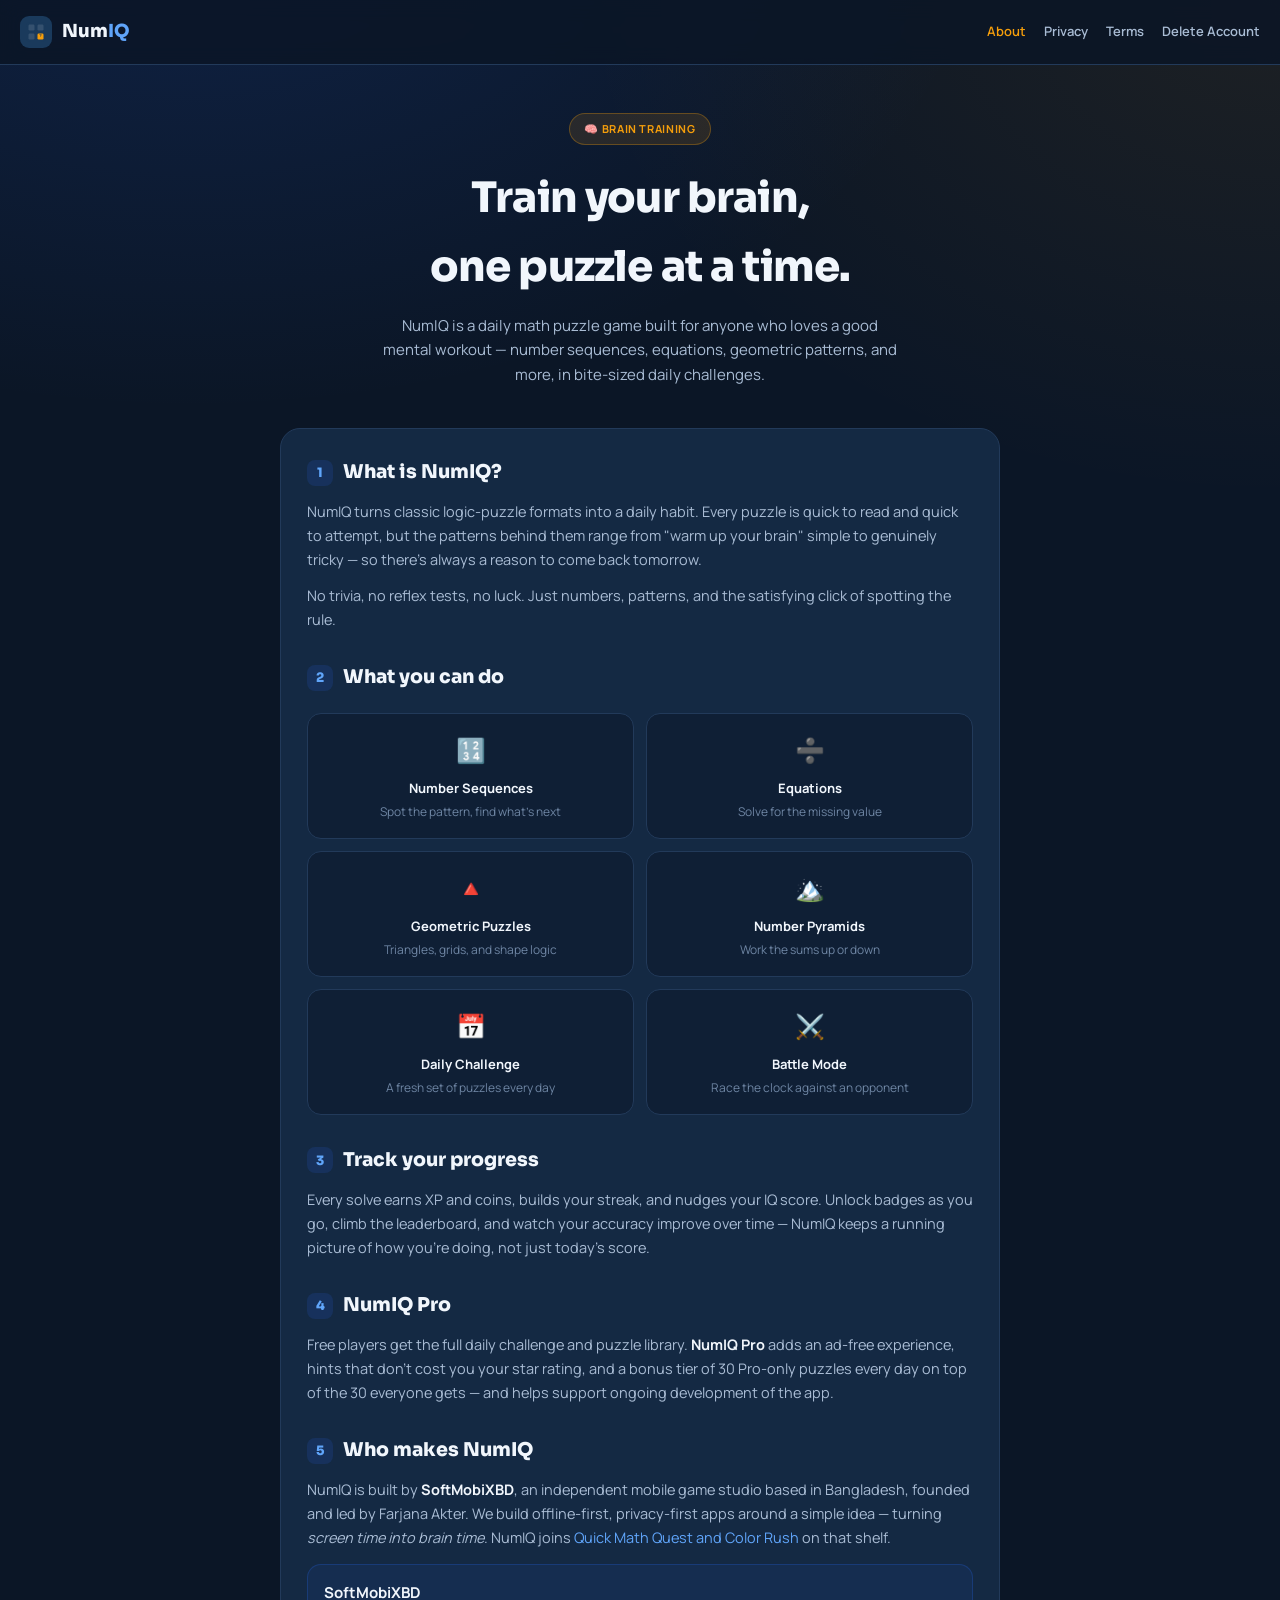
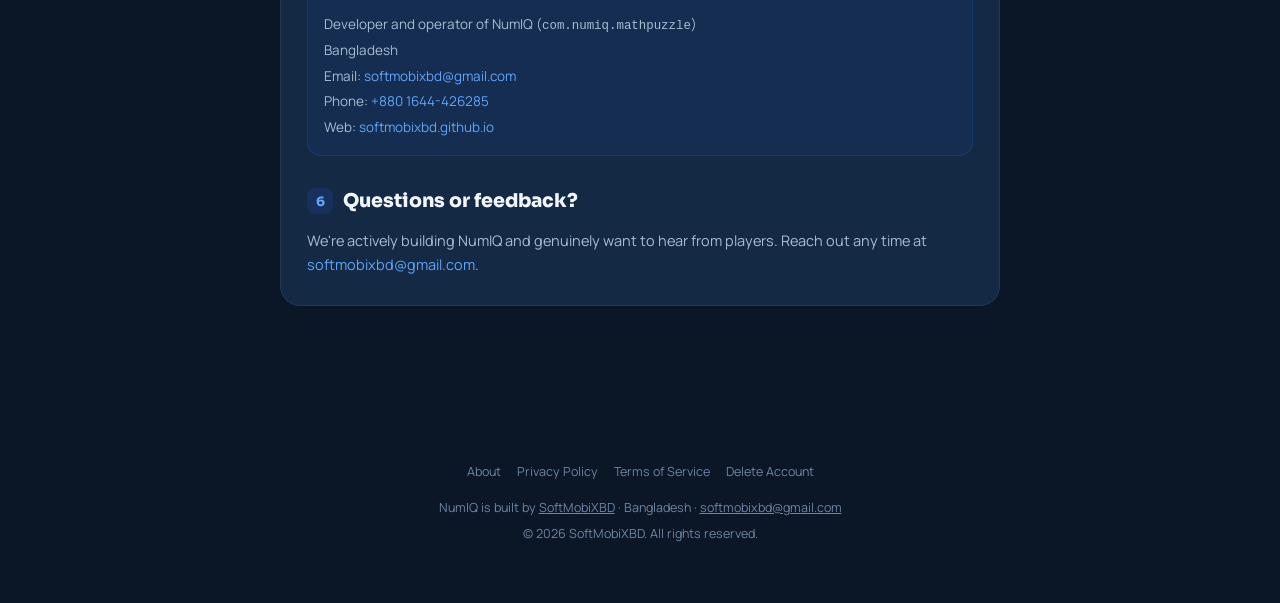
<file: index.html>
<!DOCTYPE html>
<html lang="en">
<head>
<meta charset="UTF-8">
<meta name="viewport" content="width=device-width, initial-scale=1">
<title>About NumIQ</title>
<meta name="description" content="NumIQ is a daily math puzzle game that trains your brain with number sequences, equations, geometric puzzles, and more.">
<link rel="stylesheet" href="numiq-legal.css">
</head>
<body>

<nav class="topnav">
  <div class="brand">
    <span class="brand-icon">
      <svg viewBox="0 0 80 80" xmlns="http://www.w3.org/2000/svg">
        <rect width="80" height="80" rx="18" fill="#1A3A5C"/>
        <rect x="10" y="10" width="24" height="24" rx="5" fill="#fff" fill-opacity="0.12"/>
        <rect x="46" y="10" width="24" height="24" rx="5" fill="#fff" fill-opacity="0.12"/>
        <rect x="10" y="46" width="24" height="24" rx="5" fill="#fff" fill-opacity="0.12"/>
        <rect x="46" y="46" width="24" height="24" rx="5" fill="#F59E0B"/>
        <text x="58" y="61" text-anchor="middle" font-family="Arial" font-size="16" font-weight="900" fill="#1A3A5C">?</text>
      </svg>
    </span>
    <span class="brand-word">Num<span class="accent">IQ</span></span>
  </div>
  <div class="nav-links">
    <a href="index.html" class="current">About</a>
    <a href="privacy-policy.html">Privacy</a>
    <a href="terms-of-service.html">Terms</a>
    <a href="account-deletion.html">Delete Account</a>
  </div>
</nav>

<div class="wrap">
  <div class="hero">
    <div class="hero-badge">🧠 Brain Training</div>
    <h1 class="page-title">Train your brain,<br>one puzzle at a time.</h1>
    <p class="subtitle">
      NumIQ is a daily math puzzle game built for anyone who loves a good
      mental workout — number sequences, equations, geometric patterns,
      and more, in bite-sized daily challenges.
    </p>
  </div>

  <div class="card">
    <section class="legal-section">
      <h2 class="section-title"><span class="num">1</span>What is NumIQ?</h2>
      <p>
        NumIQ turns classic logic-puzzle formats into a daily habit. Every
        puzzle is quick to read and quick to attempt, but the patterns
        behind them range from "warm up your brain" simple to genuinely
        tricky — so there's always a reason to come back tomorrow.
      </p>
      <p>
        No trivia, no reflex tests, no luck. Just numbers, patterns, and
        the satisfying click of spotting the rule.
      </p>
    </section>

    <section class="legal-section">
      <h2 class="section-title"><span class="num">2</span>What you can do</h2>
      <div class="feature-grid">
        <div class="feature-card">
          <div class="feature-icon">🔢</div>
          <div class="feature-label">Number Sequences</div>
          <div class="feature-sub">Spot the pattern, find what's next</div>
        </div>
        <div class="feature-card">
          <div class="feature-icon">➗</div>
          <div class="feature-label">Equations</div>
          <div class="feature-sub">Solve for the missing value</div>
        </div>
        <div class="feature-card">
          <div class="feature-icon">🔺</div>
          <div class="feature-label">Geometric Puzzles</div>
          <div class="feature-sub">Triangles, grids, and shape logic</div>
        </div>
        <div class="feature-card">
          <div class="feature-icon">🏔️</div>
          <div class="feature-label">Number Pyramids</div>
          <div class="feature-sub">Work the sums up or down</div>
        </div>
        <div class="feature-card">
          <div class="feature-icon">📅</div>
          <div class="feature-label">Daily Challenge</div>
          <div class="feature-sub">A fresh set of puzzles every day</div>
        </div>
        <div class="feature-card">
          <div class="feature-icon">⚔️</div>
          <div class="feature-label">Battle Mode</div>
          <div class="feature-sub">Race the clock against an opponent</div>
        </div>
      </div>
    </section>

    <section class="legal-section">
      <h2 class="section-title"><span class="num">3</span>Track your progress</h2>
      <p>
        Every solve earns XP and coins, builds your streak, and nudges
        your IQ score. Unlock badges as you go, climb the leaderboard, and
        watch your accuracy improve over time — NumIQ keeps a running
        picture of how you're doing, not just today's score.
      </p>
    </section>

    <section class="legal-section">
      <h2 class="section-title"><span class="num">4</span>NumIQ Pro</h2>
      <p>
        Free players get the full daily challenge and puzzle library.
        <strong>NumIQ Pro</strong> adds an ad-free experience, hints that
        don't cost you your star rating, and a bonus tier of 30 Pro-only
        puzzles every day on top of the 30 everyone gets — and helps
        support ongoing development of the app.
      </p>
    </section>

    <section class="legal-section">
      <h2 class="section-title"><span class="num">5</span>Who makes NumIQ</h2>
      <p>
        NumIQ is built by <strong>SoftMobiXBD</strong>, an independent mobile
        game studio based in Bangladesh, founded and led by Farjana Akter.
        We build offline-first, privacy-first apps around a simple idea —
        turning <em>screen time into brain time</em>. NumIQ joins
        <a href="https://play.google.com/store/apps/dev?id=7053712719790962072">Quick
        Math Quest and Color Rush</a> on that shelf.
      </p>
      <div class="callout company-block">
        <strong class="company-name">SoftMobiXBD</strong>
        Developer and operator of NumIQ (<code>com.numiq.mathpuzzle</code>)<br>
        Bangladesh<br>
        Email: <a href="mailto:softmobixbd@gmail.com">softmobixbd@gmail.com</a><br>
        Phone: <a href="tel:+8801644426285">+880 1644-426285</a><br>
        Web: <a href="https://softmobixbd.github.io/">softmobixbd.github.io</a>
      </div>
    </section>

    <section class="legal-section">
      <h2 class="section-title"><span class="num">6</span>Questions or feedback?</h2>
      <p>
        We're actively building NumIQ and genuinely want to hear from
        players. Reach out any time at
        <a href="mailto:softmobixbd@gmail.com">softmobixbd@gmail.com</a>.
      </p>
    </section>
  </div>
</div>

<footer>
  <div class="footer-links">
    <a href="index.html">About</a>
    <a href="privacy-policy.html">Privacy Policy</a>
    <a href="terms-of-service.html">Terms of Service</a>
    <a href="account-deletion.html">Delete Account</a>
  </div>
  <div class="footer-company">
    NumIQ is built by <a href="https://softmobixbd.github.io/">SoftMobiXBD</a> &middot; Bangladesh &middot;
    <a href="mailto:softmobixbd@gmail.com">softmobixbd@gmail.com</a>
  </div>
  <div>&copy; <span id="year"></span> SoftMobiXBD. All rights reserved.</div>
</footer>

<script>document.getElementById('year').textContent = new Date().getFullYear();</script>
</body>
</html>
</file>
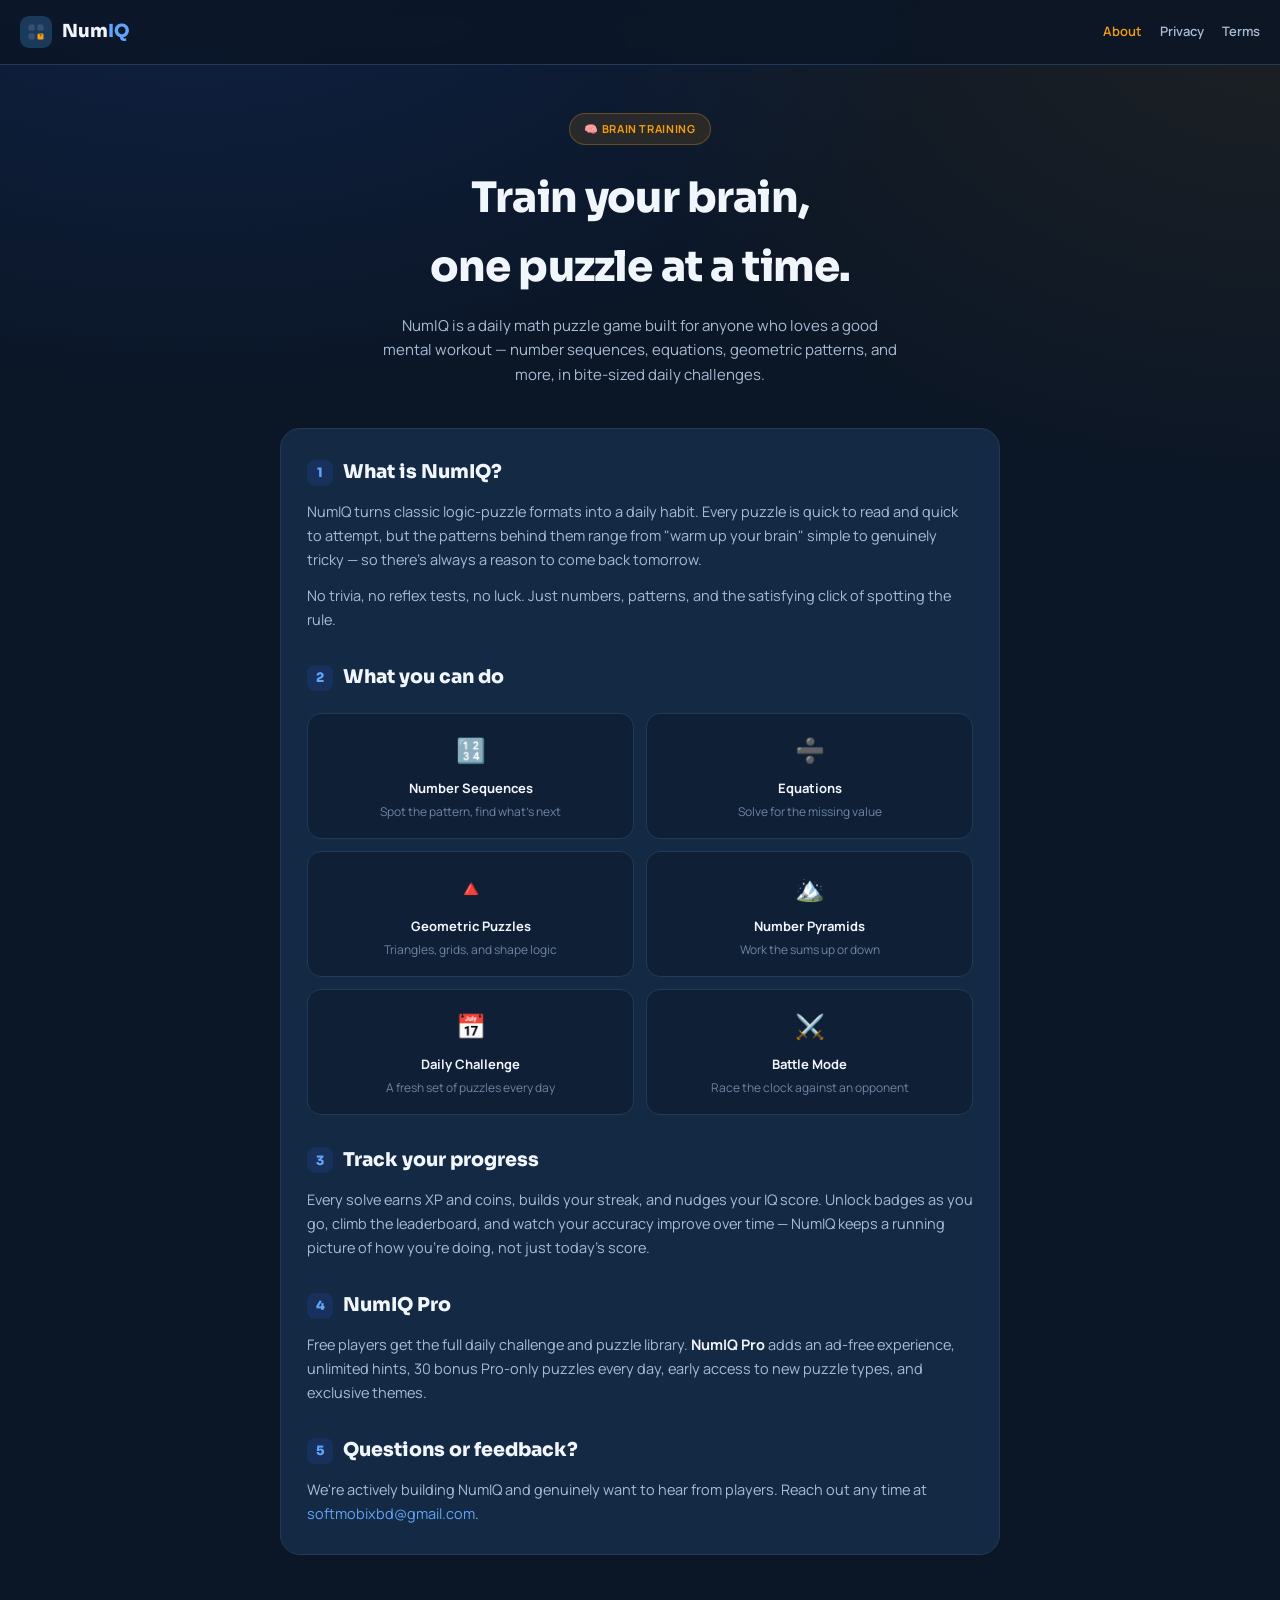
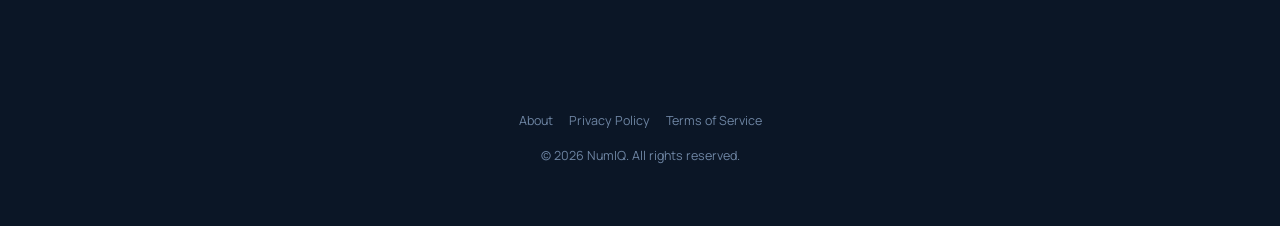
<file: about.html>
<!DOCTYPE html>
<html lang="en">
<head>
<meta charset="UTF-8">
<meta name="viewport" content="width=device-width, initial-scale=1">
<title>About NumIQ</title>
<meta name="description" content="NumIQ is a daily math puzzle game that trains your brain with number sequences, equations, geometric puzzles, and more.">
<link rel="stylesheet" href="numiq-legal.css">
</head>
<body>

<nav class="topnav">
  <div class="brand">
    <span class="brand-icon">
      <svg viewBox="0 0 80 80" xmlns="http://www.w3.org/2000/svg">
        <rect width="80" height="80" rx="18" fill="#1A3A5C"/>
        <rect x="10" y="10" width="24" height="24" rx="5" fill="#fff" fill-opacity="0.12"/>
        <rect x="46" y="10" width="24" height="24" rx="5" fill="#fff" fill-opacity="0.12"/>
        <rect x="10" y="46" width="24" height="24" rx="5" fill="#fff" fill-opacity="0.12"/>
        <rect x="46" y="46" width="24" height="24" rx="5" fill="#F59E0B"/>
        <text x="58" y="61" text-anchor="middle" font-family="Arial" font-size="16" font-weight="900" fill="#1A3A5C">?</text>
      </svg>
    </span>
    <span class="brand-word">Num<span class="accent">IQ</span></span>
  </div>
  <div class="nav-links">
    <a href="about.html" class="current">About</a>
    <a href="privacy-policy.html">Privacy</a>
    <a href="terms-of-service.html">Terms</a>
  </div>
</nav>

<div class="wrap">
  <div class="hero">
    <div class="hero-badge">🧠 Brain Training</div>
    <h1 class="page-title">Train your brain,<br>one puzzle at a time.</h1>
    <p class="subtitle">
      NumIQ is a daily math puzzle game built for anyone who loves a good
      mental workout — number sequences, equations, geometric patterns,
      and more, in bite-sized daily challenges.
    </p>
  </div>

  <div class="card">
    <section class="legal-section">
      <h2 class="section-title"><span class="num">1</span>What is NumIQ?</h2>
      <p>
        NumIQ turns classic logic-puzzle formats into a daily habit. Every
        puzzle is quick to read and quick to attempt, but the patterns
        behind them range from "warm up your brain" simple to genuinely
        tricky — so there's always a reason to come back tomorrow.
      </p>
      <p>
        No trivia, no reflex tests, no luck. Just numbers, patterns, and
        the satisfying click of spotting the rule.
      </p>
    </section>

    <section class="legal-section">
      <h2 class="section-title"><span class="num">2</span>What you can do</h2>
      <div class="feature-grid">
        <div class="feature-card">
          <div class="feature-icon">🔢</div>
          <div class="feature-label">Number Sequences</div>
          <div class="feature-sub">Spot the pattern, find what's next</div>
        </div>
        <div class="feature-card">
          <div class="feature-icon">➗</div>
          <div class="feature-label">Equations</div>
          <div class="feature-sub">Solve for the missing value</div>
        </div>
        <div class="feature-card">
          <div class="feature-icon">🔺</div>
          <div class="feature-label">Geometric Puzzles</div>
          <div class="feature-sub">Triangles, grids, and shape logic</div>
        </div>
        <div class="feature-card">
          <div class="feature-icon">🏔️</div>
          <div class="feature-label">Number Pyramids</div>
          <div class="feature-sub">Work the sums up or down</div>
        </div>
        <div class="feature-card">
          <div class="feature-icon">📅</div>
          <div class="feature-label">Daily Challenge</div>
          <div class="feature-sub">A fresh set of puzzles every day</div>
        </div>
        <div class="feature-card">
          <div class="feature-icon">⚔️</div>
          <div class="feature-label">Battle Mode</div>
          <div class="feature-sub">Race the clock against an opponent</div>
        </div>
      </div>
    </section>

    <section class="legal-section">
      <h2 class="section-title"><span class="num">3</span>Track your progress</h2>
      <p>
        Every solve earns XP and coins, builds your streak, and nudges
        your IQ score. Unlock badges as you go, climb the leaderboard, and
        watch your accuracy improve over time — NumIQ keeps a running
        picture of how you're doing, not just today's score.
      </p>
    </section>

    <section class="legal-section">
      <h2 class="section-title"><span class="num">4</span>NumIQ Pro</h2>
      <p>
        Free players get the full daily challenge and puzzle library.
        <strong>NumIQ Pro</strong> adds an ad-free experience, unlimited
        hints, 30 bonus Pro-only puzzles every day, early access to new
        puzzle types, and exclusive themes.
      </p>
    </section>

    <section class="legal-section">
      <h2 class="section-title"><span class="num">5</span>Questions or feedback?</h2>
      <p>
        We're actively building NumIQ and genuinely want to hear from
        players. Reach out any time at
        <a href="mailto:softmobixbd@gmail.com">softmobixbd@gmail.com</a>.
      </p>
    </section>
  </div>
</div>

<footer>
  <div class="footer-links">
    <a href="about.html">About</a>
    <a href="privacy-policy.html">Privacy Policy</a>
    <a href="terms-of-service.html">Terms of Service</a>
  </div>
  <div>&copy; <span id="year"></span> NumIQ. All rights reserved.</div>
</footer>

<script>document.getElementById('year').textContent = new Date().getFullYear();</script>
</body>
</html>
</file>
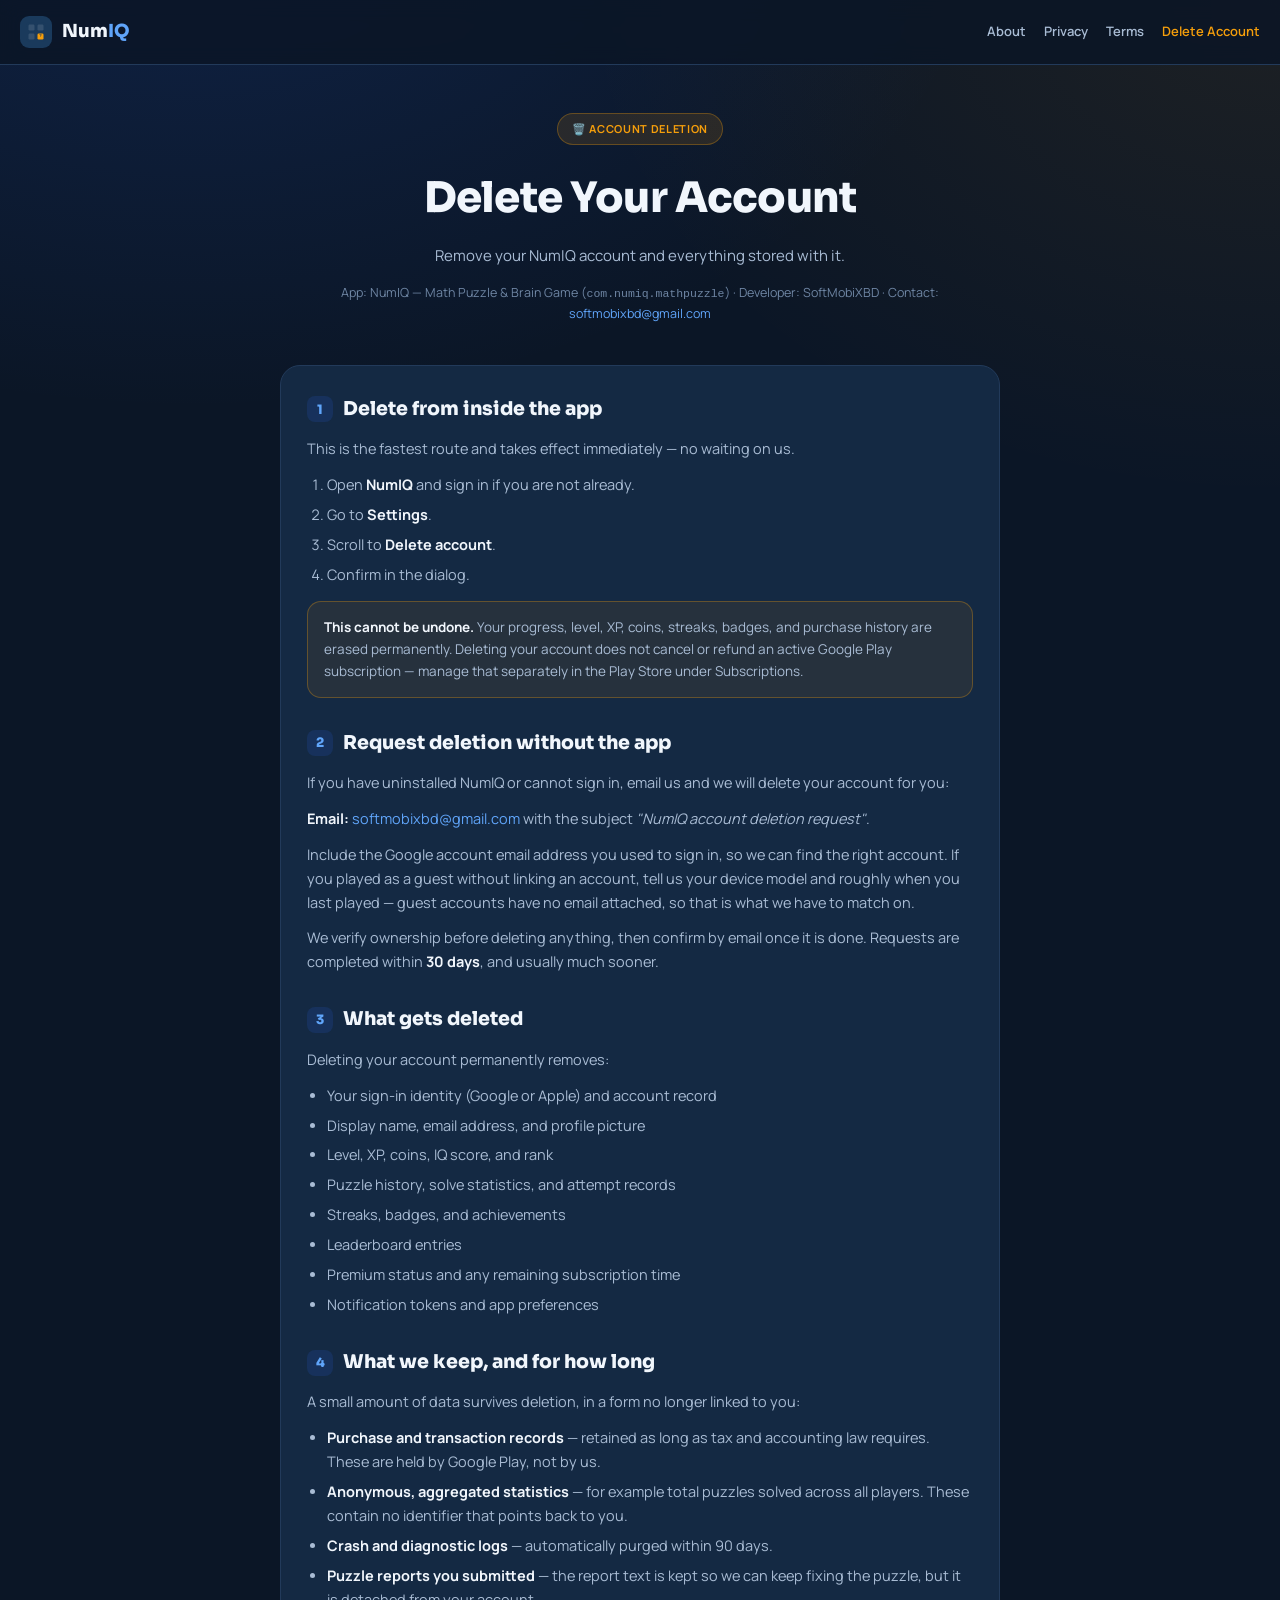
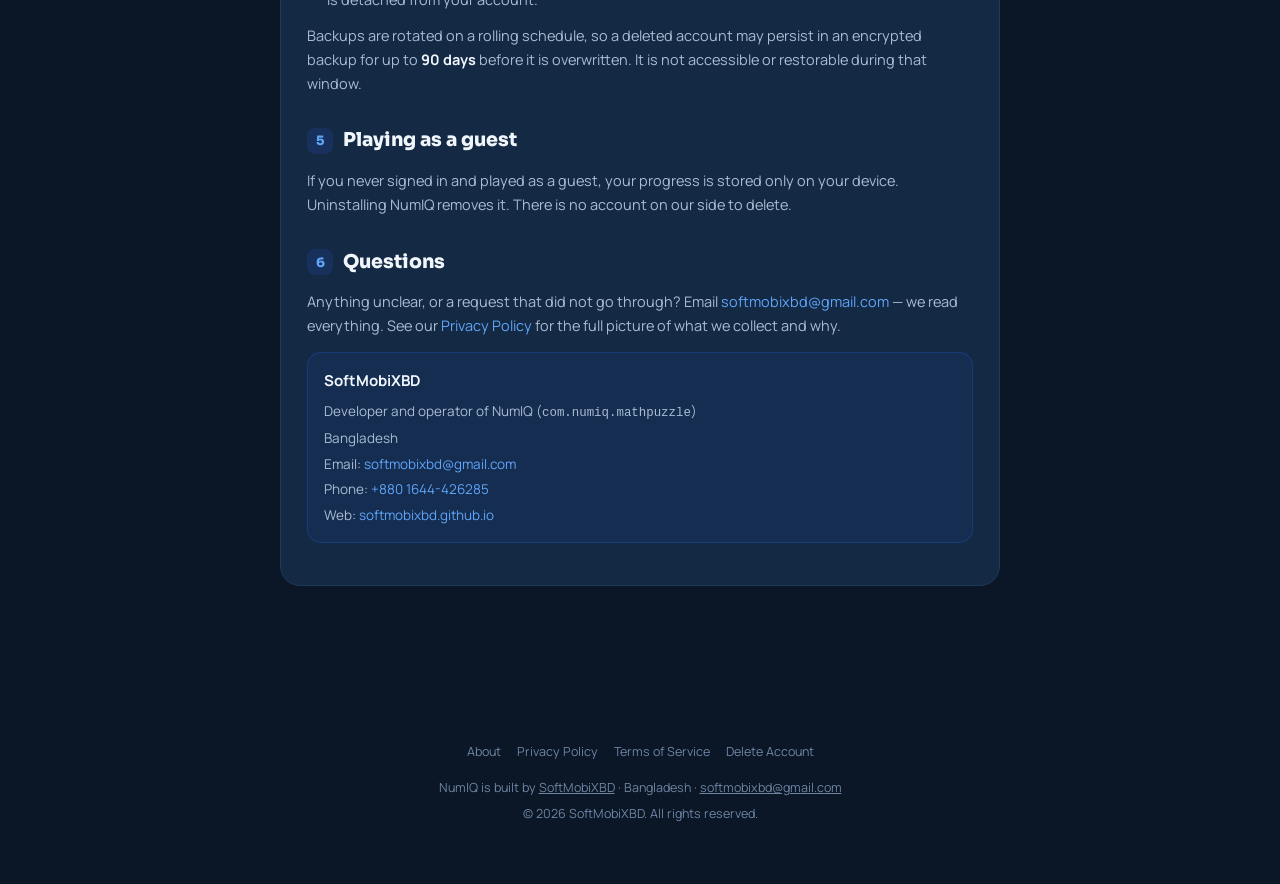
<file: account-deletion.html>
<!DOCTYPE html>
<html lang="en">
<head>
<meta charset="UTF-8">
<meta name="viewport" content="width=device-width, initial-scale=1">
<title>Delete Your Account — NumIQ</title>
<meta name="description" content="How to delete your NumIQ account and all associated data, in the app or by request.">
<link rel="stylesheet" href="numiq-legal.css">
</head>
<body>

<nav class="topnav">
  <div class="brand">
    <span class="brand-icon">
      <svg viewBox="0 0 80 80" xmlns="http://www.w3.org/2000/svg">
        <rect width="80" height="80" rx="18" fill="#1A3A5C"/>
        <rect x="10" y="10" width="24" height="24" rx="5" fill="#fff" fill-opacity="0.12"/>
        <rect x="46" y="10" width="24" height="24" rx="5" fill="#fff" fill-opacity="0.12"/>
        <rect x="10" y="46" width="24" height="24" rx="5" fill="#fff" fill-opacity="0.12"/>
        <rect x="46" y="46" width="24" height="24" rx="5" fill="#F59E0B"/>
        <text x="58" y="61" text-anchor="middle" font-family="Arial" font-size="16" font-weight="900" fill="#1A3A5C">?</text>
      </svg>
    </span>
    <span class="brand-word">Num<span class="accent">IQ</span></span>
  </div>
  <div class="nav-links">
    <a href="index.html">About</a>
    <a href="privacy-policy.html">Privacy</a>
    <a href="terms-of-service.html">Terms</a>
    <a href="account-deletion.html" class="current">Delete Account</a>
  </div>
</nav>

<div class="wrap">
  <div class="hero">
    <div class="hero-badge">🗑️ Account Deletion</div>
    <h1 class="page-title">Delete Your Account</h1>
    <p class="subtitle">Remove your NumIQ account and everything stored with it.</p>
    <p class="meta-line">App: NumIQ — Math Puzzle &amp; Brain Game (<code>com.numiq.mathpuzzle</code>) · Developer: SoftMobiXBD · Contact: <a href="mailto:softmobixbd@gmail.com">softmobixbd@gmail.com</a></p>
  </div>

  <div class="card">

    <section class="legal-section" id="in-app">
      <h2 class="section-title"><span class="num">1</span>Delete from inside the app</h2>
      <p>
        This is the fastest route and takes effect immediately — no waiting on us.
      </p>
      <ol>
        <li>Open <strong>NumIQ</strong> and sign in if you are not already.</li>
        <li>Go to <strong>Settings</strong>.</li>
        <li>Scroll to <strong>Delete account</strong>.</li>
        <li>Confirm in the dialog.</li>
      </ol>
      <div class="callout amber">
        <strong>This cannot be undone.</strong> Your progress, level, XP, coins,
        streaks, badges, and purchase history are erased permanently. Deleting your
        account does not cancel or refund an active Google Play subscription — manage
        that separately in the Play Store under Subscriptions.
      </div>
    </section>

    <section class="legal-section" id="by-request">
      <h2 class="section-title"><span class="num">2</span>Request deletion without the app</h2>
      <p>
        If you have uninstalled NumIQ or cannot sign in, email us and we will delete
        your account for you:
      </p>
      <p>
        <strong>Email:</strong>
        <a href="mailto:softmobixbd@gmail.com?subject=NumIQ%20account%20deletion%20request">softmobixbd@gmail.com</a>
        with the subject <em>"NumIQ account deletion request"</em>.
      </p>
      <p>Include the Google account email address you used to sign in, so we can find the right account. If you played as a guest without linking an account, tell us your device model and roughly when you last played &mdash; guest accounts have no email attached, so that is what we have to match on.</p>
      <p>
        We verify ownership before deleting anything, then confirm by email once it is
        done. Requests are completed within <strong>30 days</strong>, and usually much
        sooner.
      </p>
    </section>

    <section class="legal-section" id="what-is-deleted">
      <h2 class="section-title"><span class="num">3</span>What gets deleted</h2>
      <p>Deleting your account permanently removes:</p>
      <ul>
        <li>Your sign-in identity (Google or Apple) and account record</li>
        <li>Display name, email address, and profile picture</li>
        <li>Level, XP, coins, IQ score, and rank</li>
        <li>Puzzle history, solve statistics, and attempt records</li>
        <li>Streaks, badges, and achievements</li>
        <li>Leaderboard entries</li>
        <li>Premium status and any remaining subscription time</li>
        <li>Notification tokens and app preferences</li>
      </ul>
    </section>

    <section class="legal-section" id="what-is-kept">
      <h2 class="section-title"><span class="num">4</span>What we keep, and for how long</h2>
      <p>A small amount of data survives deletion, in a form no longer linked to you:</p>
      <ul>
        <li>
          <strong>Purchase and transaction records</strong> — retained as long as tax and
          accounting law requires. These are held by Google Play, not by us.
        </li>
        <li>
          <strong>Anonymous, aggregated statistics</strong> — for example total puzzles
          solved across all players. These contain no identifier that points back to you.
        </li>
        <li>
          <strong>Crash and diagnostic logs</strong> — automatically purged within 90 days.
        </li>
        <li>
          <strong>Puzzle reports you submitted</strong> — the report text is kept so we can
          keep fixing the puzzle, but it is detached from your account.
        </li>
      </ul>
      <p>
        Backups are rotated on a rolling schedule, so a deleted account may persist in an
        encrypted backup for up to <strong>90 days</strong> before it is overwritten. It is
        not accessible or restorable during that window.
      </p>
    </section>

    <section class="legal-section" id="guest">
      <h2 class="section-title"><span class="num">5</span>Playing as a guest</h2>
      <p>
        If you never signed in and played as a guest, your progress is stored only on your
        device. Uninstalling NumIQ removes it. There is no account on our side to delete.
      </p>
    </section>

    <section class="legal-section" id="contact">
      <h2 class="section-title"><span class="num">6</span>Questions</h2>
      <p>
        Anything unclear, or a request that did not go through? Email
        <a href="mailto:softmobixbd@gmail.com">softmobixbd@gmail.com</a> — we read everything.
        See our <a href="privacy-policy.html">Privacy Policy</a> for the full picture of what
        we collect and why.
      </p>
      <div class="callout company-block">
        <strong class="company-name">SoftMobiXBD</strong>
        Developer and operator of NumIQ (<code>com.numiq.mathpuzzle</code>)<br>
        Bangladesh<br>
        Email: <a href="mailto:softmobixbd@gmail.com">softmobixbd@gmail.com</a><br>
        Phone: <a href="tel:+8801644426285">+880 1644-426285</a><br>
        Web: <a href="https://softmobixbd.github.io/">softmobixbd.github.io</a>
      </div>
    </section>

  </div>
</div>

<footer>
  <div class="footer-links">
    <a href="index.html">About</a>
    <a href="privacy-policy.html">Privacy Policy</a>
    <a href="terms-of-service.html">Terms of Service</a>
    <a href="account-deletion.html">Delete Account</a>
  </div>
  <div class="footer-company">
    NumIQ is built by <a href="https://softmobixbd.github.io/">SoftMobiXBD</a> &middot; Bangladesh &middot;
    <a href="mailto:softmobixbd@gmail.com">softmobixbd@gmail.com</a>
  </div>
  <div>&copy; <span id="year"></span> SoftMobiXBD. All rights reserved.</div>
</footer>

<script>document.getElementById('year').textContent = new Date().getFullYear();</script>
</body>
</html>
</file>
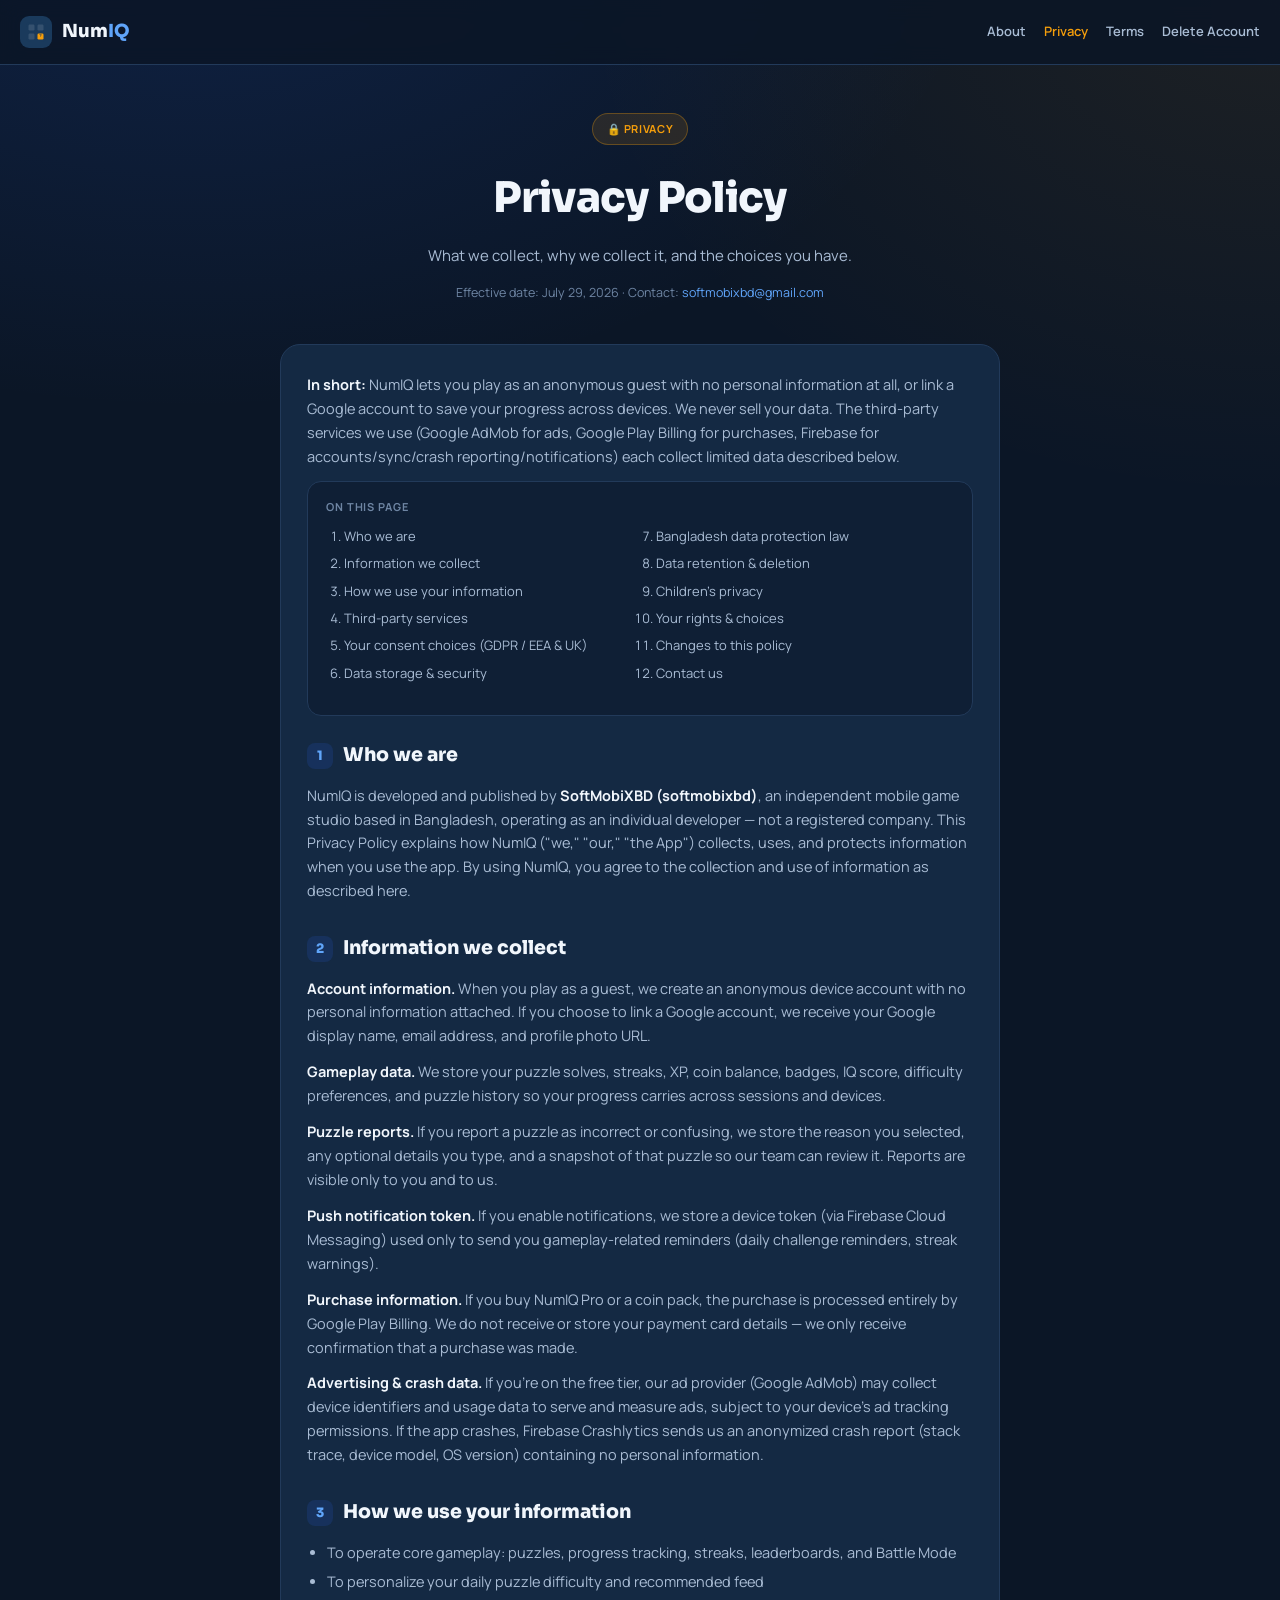
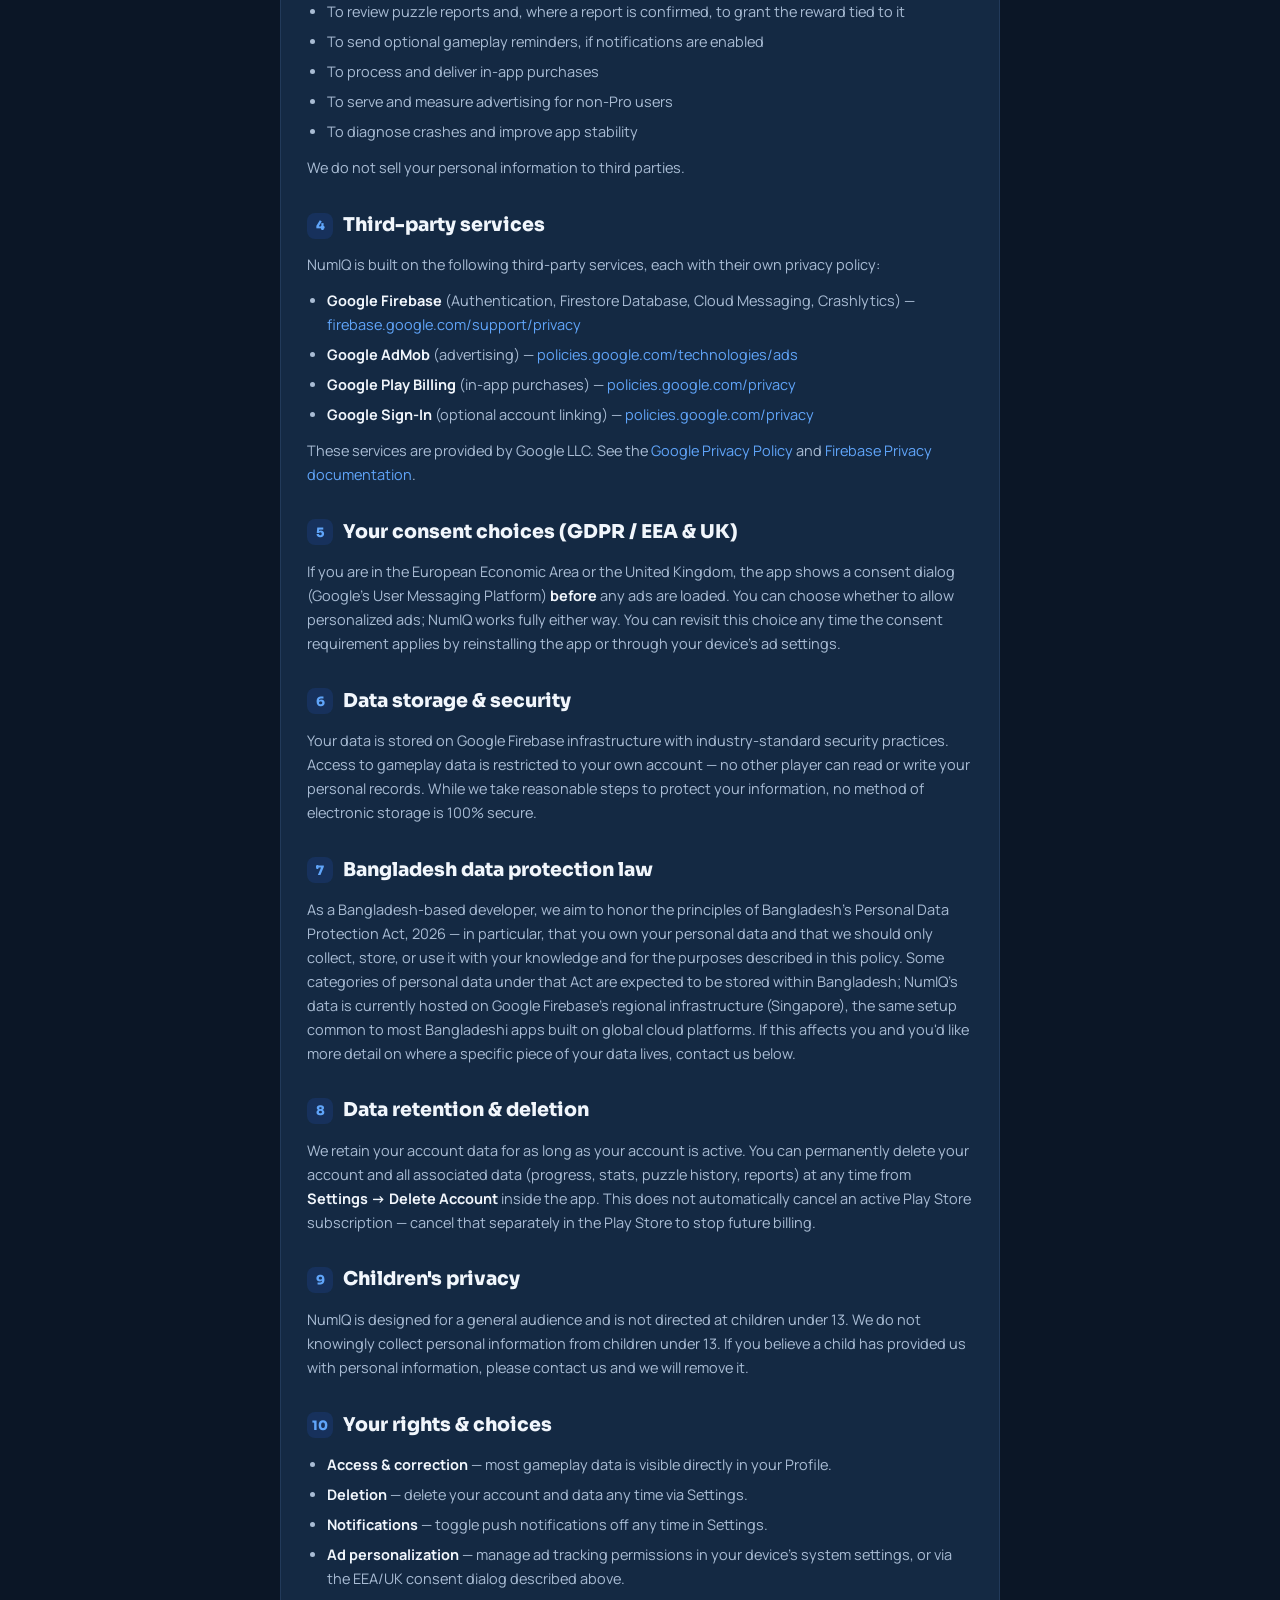
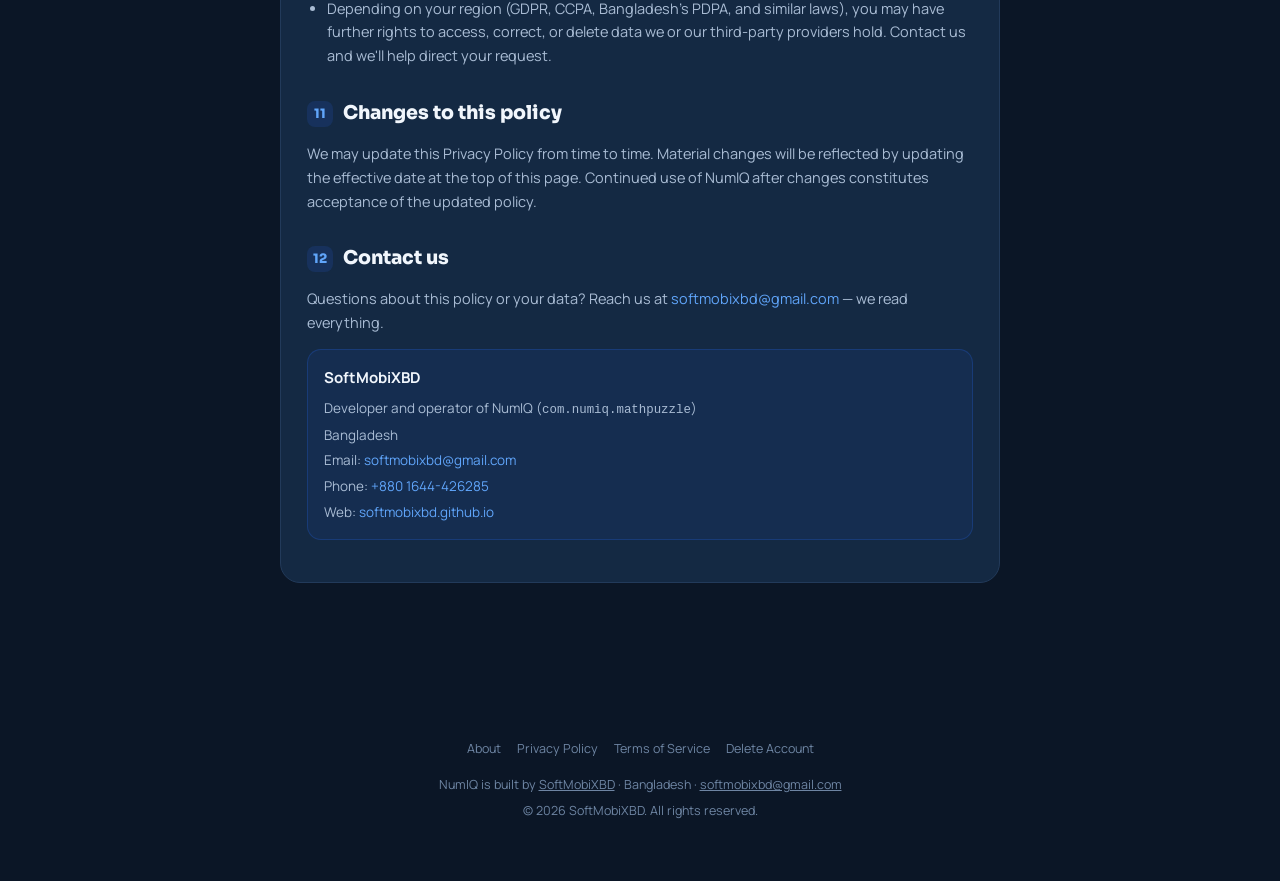
<file: privacy-policy.html>
<!DOCTYPE html>
<html lang="en">
<head>
<meta charset="UTF-8">
<meta name="viewport" content="width=device-width, initial-scale=1">
<title>Privacy Policy — NumIQ</title>
<meta name="description" content="Privacy policy for NumIQ, the daily math puzzle game by SoftMobiXBD.">
<link rel="stylesheet" href="numiq-legal.css">
</head>
<body>

<nav class="topnav">
  <div class="brand">
    <span class="brand-icon">
      <svg viewBox="0 0 80 80" xmlns="http://www.w3.org/2000/svg">
        <rect width="80" height="80" rx="18" fill="#1A3A5C"/>
        <rect x="10" y="10" width="24" height="24" rx="5" fill="#fff" fill-opacity="0.12"/>
        <rect x="46" y="10" width="24" height="24" rx="5" fill="#fff" fill-opacity="0.12"/>
        <rect x="10" y="46" width="24" height="24" rx="5" fill="#fff" fill-opacity="0.12"/>
        <rect x="46" y="46" width="24" height="24" rx="5" fill="#F59E0B"/>
        <text x="58" y="61" text-anchor="middle" font-family="Arial" font-size="16" font-weight="900" fill="#1A3A5C">?</text>
      </svg>
    </span>
    <span class="brand-word">Num<span class="accent">IQ</span></span>
  </div>
  <div class="nav-links">
    <a href="index.html">About</a>
    <a href="privacy-policy.html" class="current">Privacy</a>
    <a href="terms-of-service.html">Terms</a>
    <a href="account-deletion.html">Delete Account</a>
  </div>
</nav>

<div class="wrap">
  <div class="hero">
    <div class="hero-badge">🔒 Privacy</div>
    <h1 class="page-title">Privacy Policy</h1>
    <p class="subtitle">What we collect, why we collect it, and the choices you have.</p>
    <p class="meta-line">Effective date: July 29, 2026 · Contact: <a href="mailto:softmobixbd@gmail.com">softmobixbd@gmail.com</a></p>
  </div>

  <div class="card">
    <p style="margin-top:0">
      <strong>In short:</strong> NumIQ lets you play as an anonymous guest with
      no personal information at all, or link a Google account to save your
      progress across devices. We never sell your data. The third-party
      services we use (Google AdMob for ads, Google Play Billing for
      purchases, Firebase for accounts/sync/crash reporting/notifications)
      each collect limited data described below.
    </p>

    <div class="toc">
      <div class="toc-title">On this page</div>
      <ol>
        <li><a href="#overview">Who we are</a></li>
        <li><a href="#collect">Information we collect</a></li>
        <li><a href="#use">How we use your information</a></li>
        <li><a href="#thirdparty">Third-party services</a></li>
        <li><a href="#consent">Your consent choices (GDPR / EEA &amp; UK)</a></li>
        <li><a href="#storage">Data storage &amp; security</a></li>
        <li><a href="#bangladesh">Bangladesh data protection law</a></li>
        <li><a href="#retention">Data retention &amp; deletion</a></li>
        <li><a href="#children">Children's privacy</a></li>
        <li><a href="#rights">Your rights &amp; choices</a></li>
        <li><a href="#changes">Changes to this policy</a></li>
        <li><a href="#contact">Contact us</a></li>
      </ol>
    </div>

    <section class="legal-section" id="overview">
      <h2 class="section-title"><span class="num">1</span>Who we are</h2>
      <p>
        NumIQ is developed and published by <strong>SoftMobiXBD
        (softmobixbd)</strong>, an independent mobile game studio based in
        Bangladesh, operating as an individual developer — not a registered
        company. This Privacy Policy explains how NumIQ ("we," "our," "the
        App") collects, uses, and protects information when you use the app.
        By using NumIQ, you agree to the collection and use of information as
        described here.
      </p>
    </section>

    <section class="legal-section" id="collect">
      <h2 class="section-title"><span class="num">2</span>Information we collect</h2>
      <p><strong>Account information.</strong> When you play as a guest, we
      create an anonymous device account with no personal information
      attached. If you choose to link a Google account, we receive your
      Google display name, email address, and profile photo URL.</p>
      <p><strong>Gameplay data.</strong> We store your puzzle solves,
      streaks, XP, coin balance, badges, IQ score, difficulty preferences,
      and puzzle history so your progress carries across sessions and
      devices.</p>
      <p><strong>Puzzle reports.</strong> If you report a puzzle as
      incorrect or confusing, we store the reason you selected, any
      optional details you type, and a snapshot of that puzzle so our team
      can review it. Reports are visible only to you and to us.</p>
      <p><strong>Push notification token.</strong> If you enable
      notifications, we store a device token (via Firebase Cloud Messaging)
      used only to send you gameplay-related reminders (daily challenge
      reminders, streak warnings).</p>
      <p><strong>Purchase information.</strong> If you buy NumIQ Pro or a
      coin pack, the purchase is processed entirely by Google Play Billing.
      We do not receive or store your payment card details — we only
      receive confirmation that a purchase was made.</p>
      <p><strong>Advertising &amp; crash data.</strong> If you're on the
      free tier, our ad provider (Google AdMob) may collect device
      identifiers and usage data to serve and measure ads, subject to your
      device's ad tracking permissions. If the app crashes, Firebase
      Crashlytics sends us an anonymized crash report (stack trace, device
      model, OS version) containing no personal information.</p>
    </section>

    <section class="legal-section" id="use">
      <h2 class="section-title"><span class="num">3</span>How we use your information</h2>
      <ul>
        <li>To operate core gameplay: puzzles, progress tracking, streaks, leaderboards, and Battle Mode</li>
        <li>To personalize your daily puzzle difficulty and recommended feed</li>
        <li>To review puzzle reports and, where a report is confirmed, to grant the reward tied to it</li>
        <li>To send optional gameplay reminders, if notifications are enabled</li>
        <li>To process and deliver in-app purchases</li>
        <li>To serve and measure advertising for non-Pro users</li>
        <li>To diagnose crashes and improve app stability</li>
      </ul>
      <p>We do not sell your personal information to third parties.</p>
    </section>

    <section class="legal-section" id="thirdparty">
      <h2 class="section-title"><span class="num">4</span>Third-party services</h2>
      <p>NumIQ is built on the following third-party services, each with
      their own privacy policy:</p>
      <ul>
        <li><strong>Google Firebase</strong> (Authentication, Firestore Database, Cloud Messaging, Crashlytics) — <a href="https://firebase.google.com/support/privacy" target="_blank" rel="noopener">firebase.google.com/support/privacy</a></li>
        <li><strong>Google AdMob</strong> (advertising) — <a href="https://policies.google.com/technologies/ads" target="_blank" rel="noopener">policies.google.com/technologies/ads</a></li>
        <li><strong>Google Play Billing</strong> (in-app purchases) — <a href="https://policies.google.com/privacy" target="_blank" rel="noopener">policies.google.com/privacy</a></li>
        <li><strong>Google Sign-In</strong> (optional account linking) — <a href="https://policies.google.com/privacy" target="_blank" rel="noopener">policies.google.com/privacy</a></li>
      </ul>
      <p>These services are provided by Google LLC. See the <a href="https://policies.google.com/privacy" target="_blank" rel="noopener">Google Privacy Policy</a> and <a href="https://firebase.google.com/support/privacy" target="_blank" rel="noopener">Firebase Privacy documentation</a>.</p>
    </section>

    <section class="legal-section" id="consent">
      <h2 class="section-title"><span class="num">5</span>Your consent choices (GDPR / EEA &amp; UK)</h2>
      <p>
        If you are in the European Economic Area or the United Kingdom, the
        app shows a consent dialog (Google's User Messaging Platform)
        <strong>before</strong> any ads are loaded. You can choose whether to
        allow personalized ads; NumIQ works fully either way. You can revisit
        this choice any time the consent requirement applies by reinstalling
        the app or through your device's ad settings.
      </p>
    </section>

    <section class="legal-section" id="storage">
      <h2 class="section-title"><span class="num">6</span>Data storage &amp; security</h2>
      <p>
        Your data is stored on Google Firebase infrastructure with
        industry-standard security practices. Access to gameplay data is
        restricted to your own account — no other player can read or write
        your personal records. While we take reasonable steps to protect
        your information, no method of electronic storage is 100% secure.
      </p>
    </section>

    <section class="legal-section" id="bangladesh">
      <h2 class="section-title"><span class="num">7</span>Bangladesh data protection law</h2>
      <p>
        As a Bangladesh-based developer, we aim to honor the principles of
        Bangladesh's Personal Data Protection Act, 2026 — in particular, that
        you own your personal data and that we should only collect, store,
        or use it with your knowledge and for the purposes described in this
        policy. Some categories of personal data under that Act are expected
        to be stored within Bangladesh; NumIQ's data is currently hosted on
        Google Firebase's regional infrastructure (Singapore), the same
        setup common to most Bangladeshi apps built on global cloud
        platforms. If this affects you and you'd like more detail on where a
        specific piece of your data lives, contact us below.
      </p>
    </section>

    <section class="legal-section" id="retention">
      <h2 class="section-title"><span class="num">8</span>Data retention &amp; deletion</h2>
      <p>
        We retain your account data for as long as your account is active.
        You can permanently delete your account and all associated data
        (progress, stats, puzzle history, reports) at any time from
        <strong>Settings → Delete Account</strong> inside the app. This
        does not automatically cancel an active Play Store subscription —
        cancel that separately in the Play Store to stop future billing.
      </p>
    </section>

    <section class="legal-section" id="children">
      <h2 class="section-title"><span class="num">9</span>Children's privacy</h2>
      <p>
        NumIQ is designed for a general audience and is not directed at
        children under 13. We do not knowingly collect personal
        information from children under 13. If you believe a child has
        provided us with personal information, please contact us and we
        will remove it.
      </p>
    </section>

    <section class="legal-section" id="rights">
      <h2 class="section-title"><span class="num">10</span>Your rights &amp; choices</h2>
      <ul>
        <li><strong>Access &amp; correction</strong> — most gameplay data is visible directly in your Profile.</li>
        <li><strong>Deletion</strong> — delete your account and data any time via Settings.</li>
        <li><strong>Notifications</strong> — toggle push notifications off any time in Settings.</li>
        <li><strong>Ad personalization</strong> — manage ad tracking permissions in your device's system settings, or via the EEA/UK consent dialog described above.</li>
        <li>Depending on your region (GDPR, CCPA, Bangladesh's PDPA, and similar laws), you may have further rights to access, correct, or delete data we or our third-party providers hold. Contact us and we'll help direct your request.</li>
      </ul>
    </section>

    <section class="legal-section" id="changes">
      <h2 class="section-title"><span class="num">11</span>Changes to this policy</h2>
      <p>
        We may update this Privacy Policy from time to time. Material
        changes will be reflected by updating the effective date at
        the top of this page. Continued use of NumIQ after changes
        constitutes acceptance of the updated policy.
      </p>
    </section>

    <section class="legal-section" id="contact">
      <h2 class="section-title"><span class="num">12</span>Contact us</h2>
      <p>
        Questions about this policy or your data? Reach us at
        <a href="mailto:softmobixbd@gmail.com">softmobixbd@gmail.com</a> — we read everything.
      </p>
      <div class="callout company-block">
        <strong class="company-name">SoftMobiXBD</strong>
        Developer and operator of NumIQ (<code>com.numiq.mathpuzzle</code>)<br>
        Bangladesh<br>
        Email: <a href="mailto:softmobixbd@gmail.com">softmobixbd@gmail.com</a><br>
        Phone: <a href="tel:+8801644426285">+880 1644-426285</a><br>
        Web: <a href="https://softmobixbd.github.io/">softmobixbd.github.io</a>
      </div>
    </section>
  </div>
</div>

<footer>
  <div class="footer-links">
    <a href="index.html">About</a>
    <a href="privacy-policy.html">Privacy Policy</a>
    <a href="terms-of-service.html">Terms of Service</a>
    <a href="account-deletion.html">Delete Account</a>
  </div>
  <div class="footer-company">
    NumIQ is built by <a href="https://softmobixbd.github.io/">SoftMobiXBD</a> &middot; Bangladesh &middot;
    <a href="mailto:softmobixbd@gmail.com">softmobixbd@gmail.com</a>
  </div>
  <div>&copy; <span id="year"></span> SoftMobiXBD. All rights reserved.</div>
</footer>

<script>document.getElementById('year').textContent = new Date().getFullYear();</script>
</body>
</html>
</file>
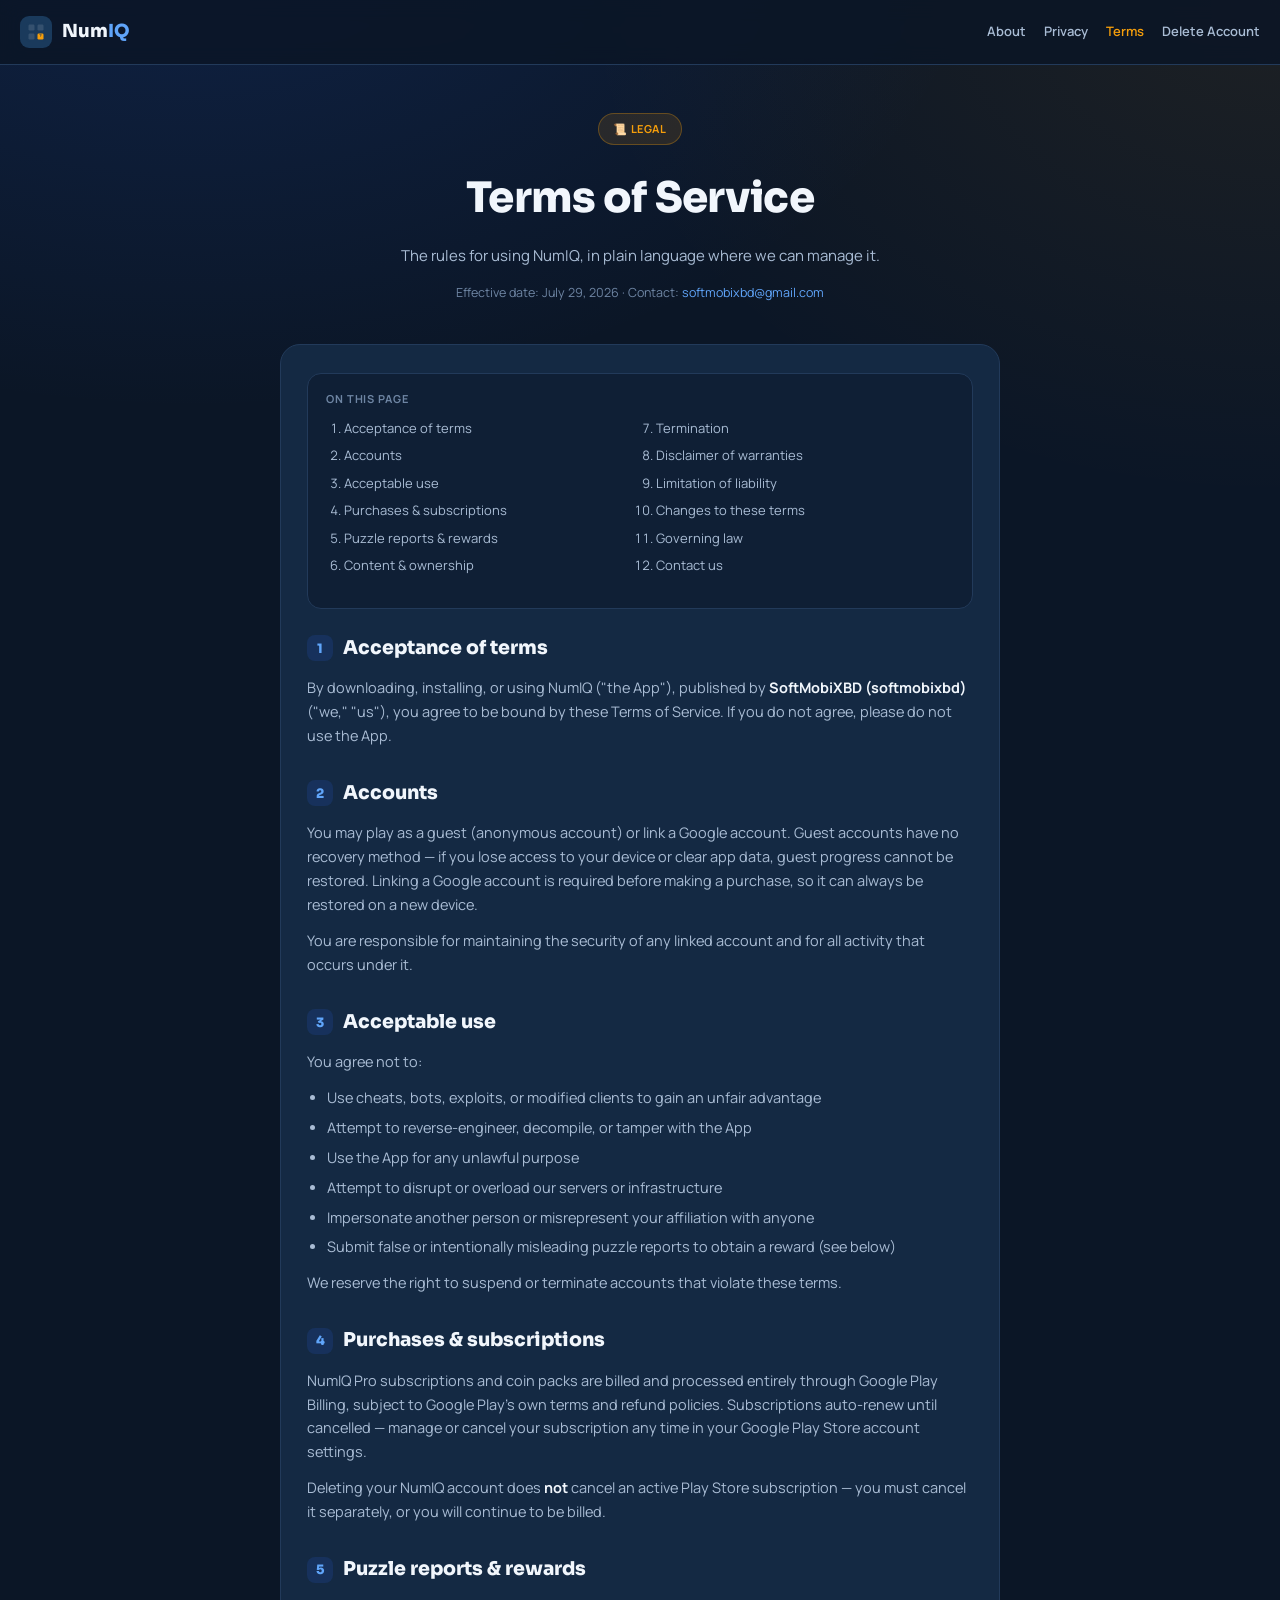
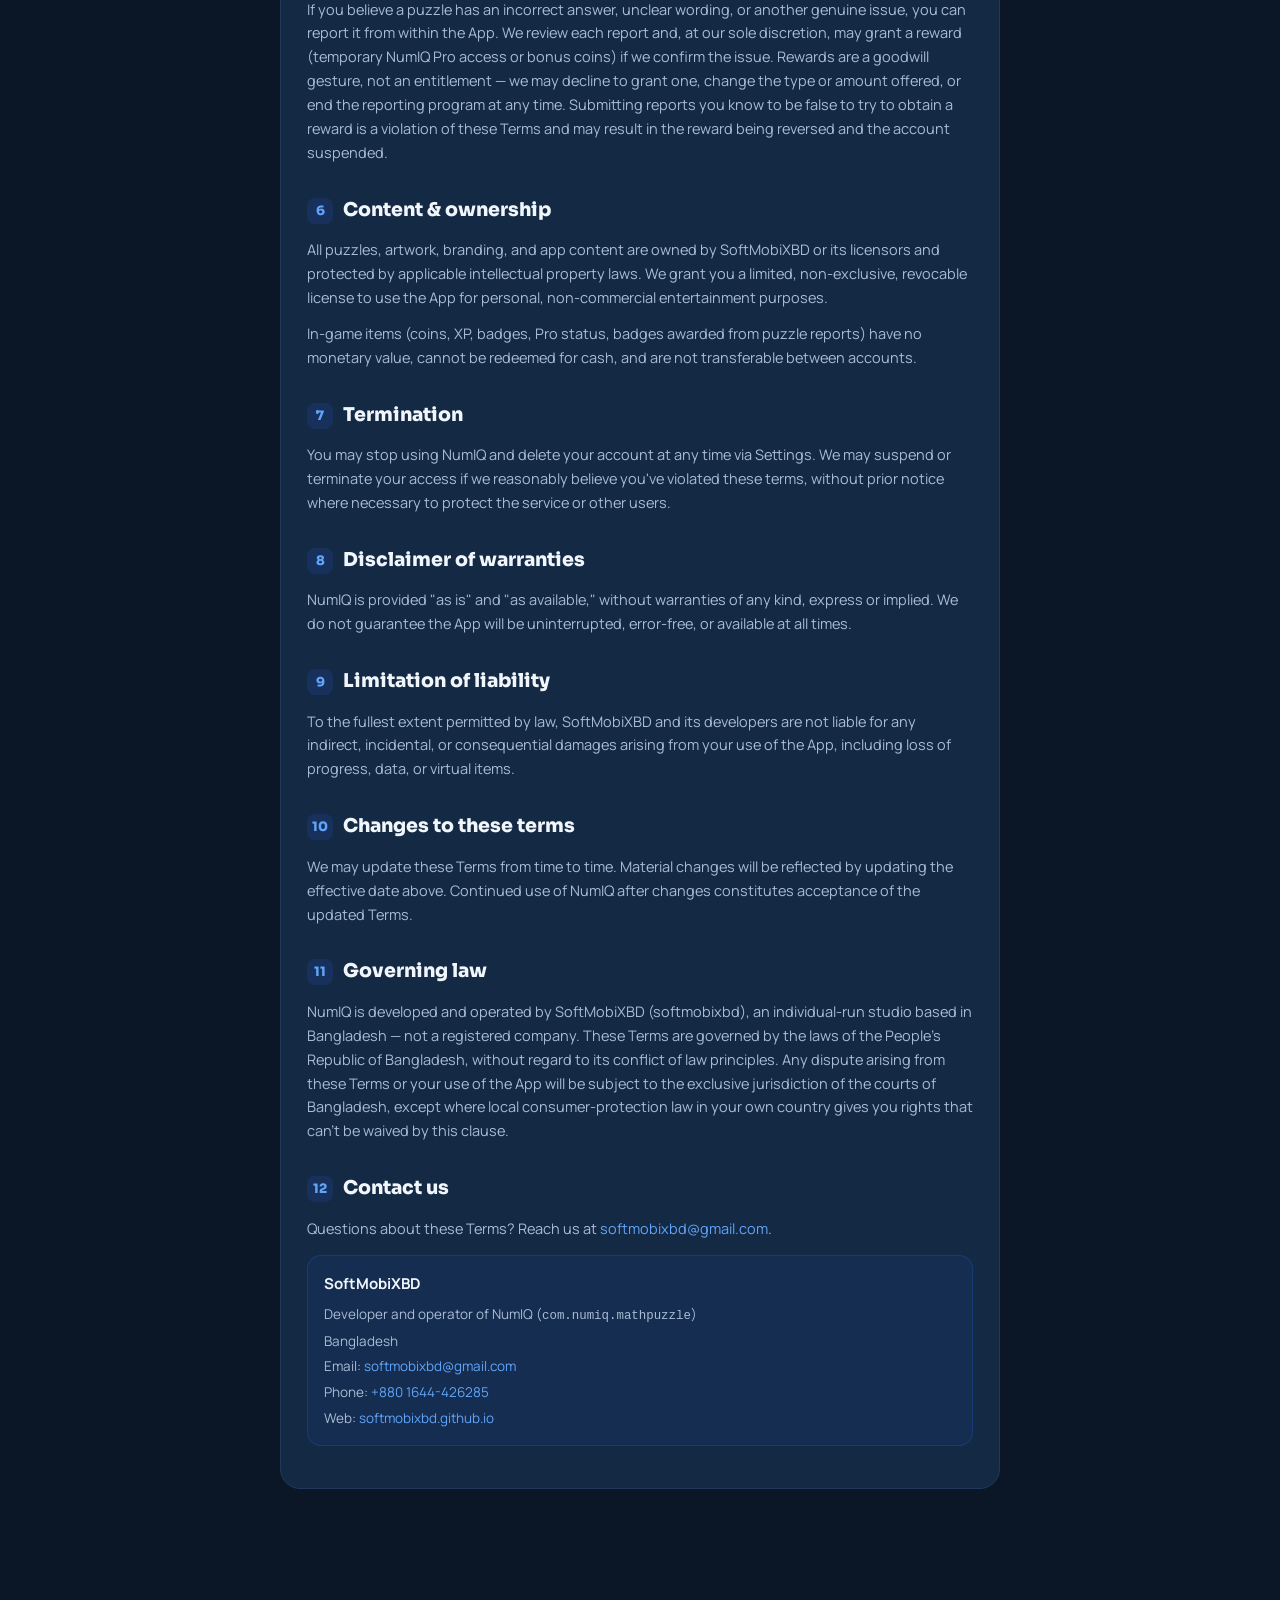
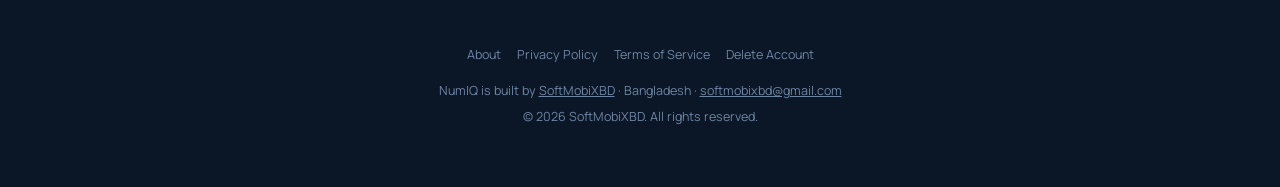
<file: terms-of-service.html>
<!DOCTYPE html>
<html lang="en">
<head>
<meta charset="UTF-8">
<meta name="viewport" content="width=device-width, initial-scale=1">
<title>Terms of Service — NumIQ</title>
<meta name="description" content="Terms of service for NumIQ, the daily math puzzle game by SoftMobiXBD.">
<link rel="stylesheet" href="numiq-legal.css">
</head>
<body>

<nav class="topnav">
  <div class="brand">
    <span class="brand-icon">
      <svg viewBox="0 0 80 80" xmlns="http://www.w3.org/2000/svg">
        <rect width="80" height="80" rx="18" fill="#1A3A5C"/>
        <rect x="10" y="10" width="24" height="24" rx="5" fill="#fff" fill-opacity="0.12"/>
        <rect x="46" y="10" width="24" height="24" rx="5" fill="#fff" fill-opacity="0.12"/>
        <rect x="10" y="46" width="24" height="24" rx="5" fill="#fff" fill-opacity="0.12"/>
        <rect x="46" y="46" width="24" height="24" rx="5" fill="#F59E0B"/>
        <text x="58" y="61" text-anchor="middle" font-family="Arial" font-size="16" font-weight="900" fill="#1A3A5C">?</text>
      </svg>
    </span>
    <span class="brand-word">Num<span class="accent">IQ</span></span>
  </div>
  <div class="nav-links">
    <a href="index.html">About</a>
    <a href="privacy-policy.html">Privacy</a>
    <a href="terms-of-service.html" class="current">Terms</a>
    <a href="account-deletion.html">Delete Account</a>
  </div>
</nav>

<div class="wrap">
  <div class="hero">
    <div class="hero-badge">📜 Legal</div>
    <h1 class="page-title">Terms of Service</h1>
    <p class="subtitle">The rules for using NumIQ, in plain language where we can manage it.</p>
    <p class="meta-line">Effective date: July 29, 2026 · Contact: <a href="mailto:softmobixbd@gmail.com">softmobixbd@gmail.com</a></p>
  </div>

  <div class="card">
    <div class="toc">
      <div class="toc-title">On this page</div>
      <ol>
        <li><a href="#acceptance">Acceptance of terms</a></li>
        <li><a href="#accounts">Accounts</a></li>
        <li><a href="#conduct">Acceptable use</a></li>
        <li><a href="#purchases">Purchases &amp; subscriptions</a></li>
        <li><a href="#reports">Puzzle reports &amp; rewards</a></li>
        <li><a href="#content">Content &amp; ownership</a></li>
        <li><a href="#termination">Termination</a></li>
        <li><a href="#disclaimer">Disclaimer of warranties</a></li>
        <li><a href="#liability">Limitation of liability</a></li>
        <li><a href="#changes">Changes to these terms</a></li>
        <li><a href="#law">Governing law</a></li>
        <li><a href="#contact">Contact us</a></li>
      </ol>
    </div>

    <section class="legal-section" id="acceptance">
      <h2 class="section-title"><span class="num">1</span>Acceptance of terms</h2>
      <p>
        By downloading, installing, or using NumIQ ("the App"), published by
        <strong>SoftMobiXBD (softmobixbd)</strong> ("we," "us"), you agree
        to be bound by these Terms of Service. If you do not agree, please
        do not use the App.
      </p>
    </section>

    <section class="legal-section" id="accounts">
      <h2 class="section-title"><span class="num">2</span>Accounts</h2>
      <p>
        You may play as a guest (anonymous account) or link a Google
        account. Guest accounts have no recovery method — if you lose
        access to your device or clear app data, guest progress cannot be
        restored. Linking a Google account is required before making a
        purchase, so it can always be restored on a new device.
      </p>
      <p>
        You are responsible for maintaining the security of any linked
        account and for all activity that occurs under it.
      </p>
    </section>

    <section class="legal-section" id="conduct">
      <h2 class="section-title"><span class="num">3</span>Acceptable use</h2>
      <p>You agree not to:</p>
      <ul>
        <li>Use cheats, bots, exploits, or modified clients to gain an unfair advantage</li>
        <li>Attempt to reverse-engineer, decompile, or tamper with the App</li>
        <li>Use the App for any unlawful purpose</li>
        <li>Attempt to disrupt or overload our servers or infrastructure</li>
        <li>Impersonate another person or misrepresent your affiliation with anyone</li>
        <li>Submit false or intentionally misleading puzzle reports to obtain a reward (see below)</li>
      </ul>
      <p>We reserve the right to suspend or terminate accounts that violate these terms.</p>
    </section>

    <section class="legal-section" id="purchases">
      <h2 class="section-title"><span class="num">4</span>Purchases &amp; subscriptions</h2>
      <p>
        NumIQ Pro subscriptions and coin packs are billed and processed
        entirely through Google Play Billing, subject to Google Play's own
        terms and refund policies. Subscriptions auto-renew until
        cancelled — manage or cancel your subscription any time in your
        Google Play Store account settings.
      </p>
      <p>
        Deleting your NumIQ account does <strong>not</strong> cancel an
        active Play Store subscription — you must cancel it separately, or
        you will continue to be billed.
      </p>
    </section>

    <section class="legal-section" id="reports">
      <h2 class="section-title"><span class="num">5</span>Puzzle reports &amp; rewards</h2>
      <p>
        If you believe a puzzle has an incorrect answer, unclear wording,
        or another genuine issue, you can report it from within the App.
        We review each report and, at our sole discretion, may grant a
        reward (temporary NumIQ Pro access or bonus coins) if we confirm
        the issue. Rewards are a goodwill gesture, not an entitlement —
        we may decline to grant one, change the type or amount offered, or
        end the reporting program at any time. Submitting reports you know
        to be false to try to obtain a reward is a violation of these
        Terms and may result in the reward being reversed and the account
        suspended.
      </p>
    </section>

    <section class="legal-section" id="content">
      <h2 class="section-title"><span class="num">6</span>Content &amp; ownership</h2>
      <p>
        All puzzles, artwork, branding, and app content are owned by
        SoftMobiXBD or its licensors and protected by applicable
        intellectual property laws. We grant you a limited, non-exclusive,
        revocable license to use the App for personal, non-commercial
        entertainment purposes.
      </p>
      <p>
        In-game items (coins, XP, badges, Pro status, badges awarded from
        puzzle reports) have no monetary value, cannot be redeemed for
        cash, and are not transferable between accounts.
      </p>
    </section>

    <section class="legal-section" id="termination">
      <h2 class="section-title"><span class="num">7</span>Termination</h2>
      <p>
        You may stop using NumIQ and delete your account at any time via
        Settings. We may suspend or terminate your access if we
        reasonably believe you've violated these terms, without prior
        notice where necessary to protect the service or other users.
      </p>
    </section>

    <section class="legal-section" id="disclaimer">
      <h2 class="section-title"><span class="num">8</span>Disclaimer of warranties</h2>
      <p>
        NumIQ is provided "as is" and "as available," without warranties
        of any kind, express or implied. We do not guarantee the App will
        be uninterrupted, error-free, or available at all times.
      </p>
    </section>

    <section class="legal-section" id="liability">
      <h2 class="section-title"><span class="num">9</span>Limitation of liability</h2>
      <p>
        To the fullest extent permitted by law, SoftMobiXBD and its
        developers are not liable for any indirect, incidental, or
        consequential damages arising from your use of the App, including
        loss of progress, data, or virtual items.
      </p>
    </section>

    <section class="legal-section" id="changes">
      <h2 class="section-title"><span class="num">10</span>Changes to these terms</h2>
      <p>
        We may update these Terms from time to time. Material changes
        will be reflected by updating the effective date above.
        Continued use of NumIQ after changes constitutes acceptance of
        the updated Terms.
      </p>
    </section>

    <section class="legal-section" id="law">
      <h2 class="section-title"><span class="num">11</span>Governing law</h2>
      <p>
        NumIQ is developed and operated by SoftMobiXBD (softmobixbd), an
        individual-run studio based in Bangladesh — not a registered
        company. These Terms are governed by the laws of the People's
        Republic of Bangladesh, without regard to its conflict of law
        principles. Any dispute arising from these Terms or your use of
        the App will be subject to the exclusive jurisdiction of the
        courts of Bangladesh, except where local consumer-protection law
        in your own country gives you rights that can't be waived by this
        clause.
      </p>
    </section>

    <section class="legal-section" id="contact">
      <h2 class="section-title"><span class="num">12</span>Contact us</h2>
      <p>
        Questions about these Terms? Reach us at
        <a href="mailto:softmobixbd@gmail.com">softmobixbd@gmail.com</a>.
      </p>
      <div class="callout company-block">
        <strong class="company-name">SoftMobiXBD</strong>
        Developer and operator of NumIQ (<code>com.numiq.mathpuzzle</code>)<br>
        Bangladesh<br>
        Email: <a href="mailto:softmobixbd@gmail.com">softmobixbd@gmail.com</a><br>
        Phone: <a href="tel:+8801644426285">+880 1644-426285</a><br>
        Web: <a href="https://softmobixbd.github.io/">softmobixbd.github.io</a>
      </div>
    </section>
  </div>
</div>

<footer>
  <div class="footer-links">
    <a href="index.html">About</a>
    <a href="privacy-policy.html">Privacy Policy</a>
    <a href="terms-of-service.html">Terms of Service</a>
    <a href="account-deletion.html">Delete Account</a>
  </div>
  <div class="footer-company">
    NumIQ is built by <a href="https://softmobixbd.github.io/">SoftMobiXBD</a> &middot; Bangladesh &middot;
    <a href="mailto:softmobixbd@gmail.com">softmobixbd@gmail.com</a>
  </div>
  <div>&copy; <span id="year"></span> SoftMobiXBD. All rights reserved.</div>
</footer>

<script>document.getElementById('year').textContent = new Date().getFullYear();</script>
</body>
</html>
</file>
<file: numiq-legal.css>
/* NumIQ — shared stylesheet for About / Privacy Policy / Terms of Service.
   Brand palette from NumIQ_Logo.html: navy #1A3A5C, blue #2563EB, amber #F59E0B. */

@import url('https://fonts.googleapis.com/css2?family=Sora:wght@600;700;800;900&family=Manrope:wght@400;500;600;700&display=swap');

:root {
  --navy: #1A3A5C;
  --blue: #2563EB;
  --blue-light: #60A5FA;
  --amber: #F59E0B;
  --bg: #0B1626;
  --bg-elevated: #0F1F35;
  --card: #142943;
  --card-border: #223A5A;
  --text-1: #F1F6FC;
  --text-2: #A9BCD4;
  --text-3: #6E85A3;
  --success: #22C55E;
  --radius-lg: 20px;
  --radius-md: 14px;
  --radius-sm: 8px;
  --max-width: 760px;
}

* { box-sizing: border-box; }
html { scroll-behavior: smooth; }

body {
  margin: 0;
  background: var(--bg);
  background-image:
    radial-gradient(ellipse 800px 500px at 15% -10%, rgba(37, 99, 235, 0.16), transparent),
    radial-gradient(ellipse 700px 500px at 100% 0%, rgba(245, 158, 11, 0.08), transparent);
  background-attachment: fixed;
  color: var(--text-1);
  font-family: 'Manrope', -apple-system, 'Helvetica Neue', Arial, sans-serif;
  line-height: 1.65;
  -webkit-font-smoothing: antialiased;
}

h1, h2, h3, .brand-word {
  font-family: 'Sora', 'Manrope', sans-serif;
}

a { color: var(--blue-light); text-decoration: none; }
a:hover { text-decoration: underline; }

/* ── Top nav ─────────────────────────────────────────────────────────── */
.topnav {
  position: sticky;
  top: 0;
  z-index: 10;
  display: flex;
  align-items: center;
  justify-content: space-between;
  padding: 16px 20px;
  background: rgba(11, 22, 38, 0.85);
  backdrop-filter: blur(10px);
  border-bottom: 1px solid var(--card-border);
}

.brand {
  display: flex;
  align-items: center;
  gap: 10px;
  font-family: 'Sora', sans-serif;
  font-weight: 800;
  font-size: 18px;
  color: var(--text-1);
}

.brand-icon {
  width: 32px;
  height: 32px;
  border-radius: 9px;
  background: var(--navy);
  display: grid;
  place-items: center;
  flex-shrink: 0;
}
.brand-icon svg { width: 20px; height: 20px; }

.brand-word .accent { color: var(--blue-light); }

.nav-links {
  display: flex;
  gap: 18px;
  font-size: 13px;
  font-weight: 600;
  color: var(--text-2);
}
.nav-links a { color: var(--text-2); }
.nav-links a.current { color: var(--amber); }

/* ── Layout ──────────────────────────────────────────────────────────── */
.wrap {
  max-width: var(--max-width);
  margin: 0 auto;
  padding: 48px 20px 100px;
}

.hero {
  text-align: center;
  margin-bottom: 40px;
}

.hero-badge {
  display: inline-flex;
  align-items: center;
  gap: 6px;
  padding: 6px 14px;
  border-radius: 999px;
  background: rgba(245, 158, 11, 0.12);
  border: 1px solid rgba(245, 158, 11, 0.3);
  color: var(--amber);
  font-size: 11px;
  font-weight: 700;
  letter-spacing: .06em;
  text-transform: uppercase;
  margin-bottom: 18px;
}

h1.page-title {
  font-size: clamp(28px, 6vw, 42px);
  font-weight: 900;
  letter-spacing: -0.02em;
  margin: 0 0 12px;
  color: var(--text-1);
}

.subtitle {
  color: var(--text-2);
  font-size: 15px;
  max-width: 520px;
  margin: 0 auto;
}

.meta-line {
  color: var(--text-3);
  font-size: 12.5px;
  margin-top: 14px;
}

/* ── Cards / sections ────────────────────────────────────────────────── */
.card {
  background: var(--card);
  border: 1px solid var(--card-border);
  border-radius: var(--radius-lg);
  padding: 28px 26px;
  margin-bottom: 16px;
}

section.legal-section {
  margin-bottom: 30px;
}
section.legal-section:last-child { margin-bottom: 0; }

h2.section-title {
  font-size: 19px;
  font-weight: 800;
  color: var(--text-1);
  margin: 0 0 12px;
  display: flex;
  align-items: center;
  gap: 10px;
}

h2.section-title .num {
  display: inline-grid;
  place-items: center;
  width: 26px;
  height: 26px;
  border-radius: 8px;
  background: rgba(37, 99, 235, 0.15);
  color: var(--blue-light);
  font-size: 13px;
  font-weight: 800;
  flex-shrink: 0;
}

p { color: var(--text-2); margin: 0 0 12px; font-size: 14.5px; }
p:last-child { margin-bottom: 0; }

ul, ol { color: var(--text-2); font-size: 14.5px; padding-left: 20px; margin: 0 0 12px; }
li { margin-bottom: 6px; }
li:last-child { margin-bottom: 0; }

strong { color: var(--text-1); font-weight: 700; }

.callout {
  background: rgba(37, 99, 235, 0.08);
  border: 1px solid rgba(37, 99, 235, 0.25);
  border-radius: var(--radius-md);
  padding: 14px 16px;
  font-size: 13.5px;
  color: var(--text-2);
  margin: 14px 0;
}
.callout.amber {
  background: rgba(245, 158, 11, 0.08);
  border-color: rgba(245, 158, 11, 0.3);
}
.callout strong { color: var(--text-1); }

/* ── Feature grid (About page) ──────────────────────────────────────── */
.feature-grid {
  display: grid;
  grid-template-columns: repeat(2, 1fr);
  gap: 12px;
  margin: 20px 0;
}
@media (max-width: 480px) {
  .feature-grid { grid-template-columns: 1fr; }
}
.feature-card {
  background: var(--bg-elevated);
  border: 1px solid var(--card-border);
  border-radius: var(--radius-md);
  padding: 16px;
  text-align: center;
}
.feature-icon { font-size: 24px; margin-bottom: 8px; }
.feature-label { font-size: 13px; font-weight: 700; color: var(--text-1); margin-bottom: 3px; }
.feature-sub { font-size: 12px; color: var(--text-3); }

/* ── Table of contents ───────────────────────────────────────────────── */
.toc {
  background: var(--bg-elevated);
  border: 1px solid var(--card-border);
  border-radius: var(--radius-md);
  padding: 16px 18px;
  margin-bottom: 24px;
}
.toc-title {
  font-size: 11px;
  font-weight: 700;
  letter-spacing: .08em;
  text-transform: uppercase;
  color: var(--text-3);
  margin-bottom: 10px;
}
.toc ol {
  columns: 2;
  padding-left: 18px;
  font-size: 13px;
}
@media (max-width: 480px) { .toc ol { columns: 1; } }
.toc a { color: var(--text-2); }
.toc a:hover { color: var(--blue-light); }

/* ── Footer ──────────────────────────────────────────────────────────── */
footer {
  text-align: center;
  padding: 40px 20px 60px;
  color: var(--text-3);
  font-size: 12.5px;
}
footer a { color: var(--text-3); }
footer .footer-links {
  display: flex;
  gap: 16px;
  justify-content: center;
  margin-bottom: 14px;
  flex-wrap: wrap;
}
footer .footer-company {
  margin-bottom: 6px;
  line-height: 1.7;
}
footer .footer-company a { text-decoration: underline; }

/* ── Company / contact details block ─────────────────────────────────── */
.callout code,
.meta-line code {
  font-family: ui-monospace, SFMono-Regular, Menlo, monospace;
  font-size: 0.92em;
}
.company-block { line-height: 1.9; }
.company-block .company-name {
  display: block;
  font-size: 15px;
  margin-bottom: 4px;
}

/* ── Back to top ─────────────────────────────────────────────────────── */
.back-top {
  display: inline-flex;
  align-items: center;
  gap: 6px;
  margin-top: 30px;
  color: var(--text-3);
  font-size: 12.5px;
  font-weight: 600;
}
</file>
